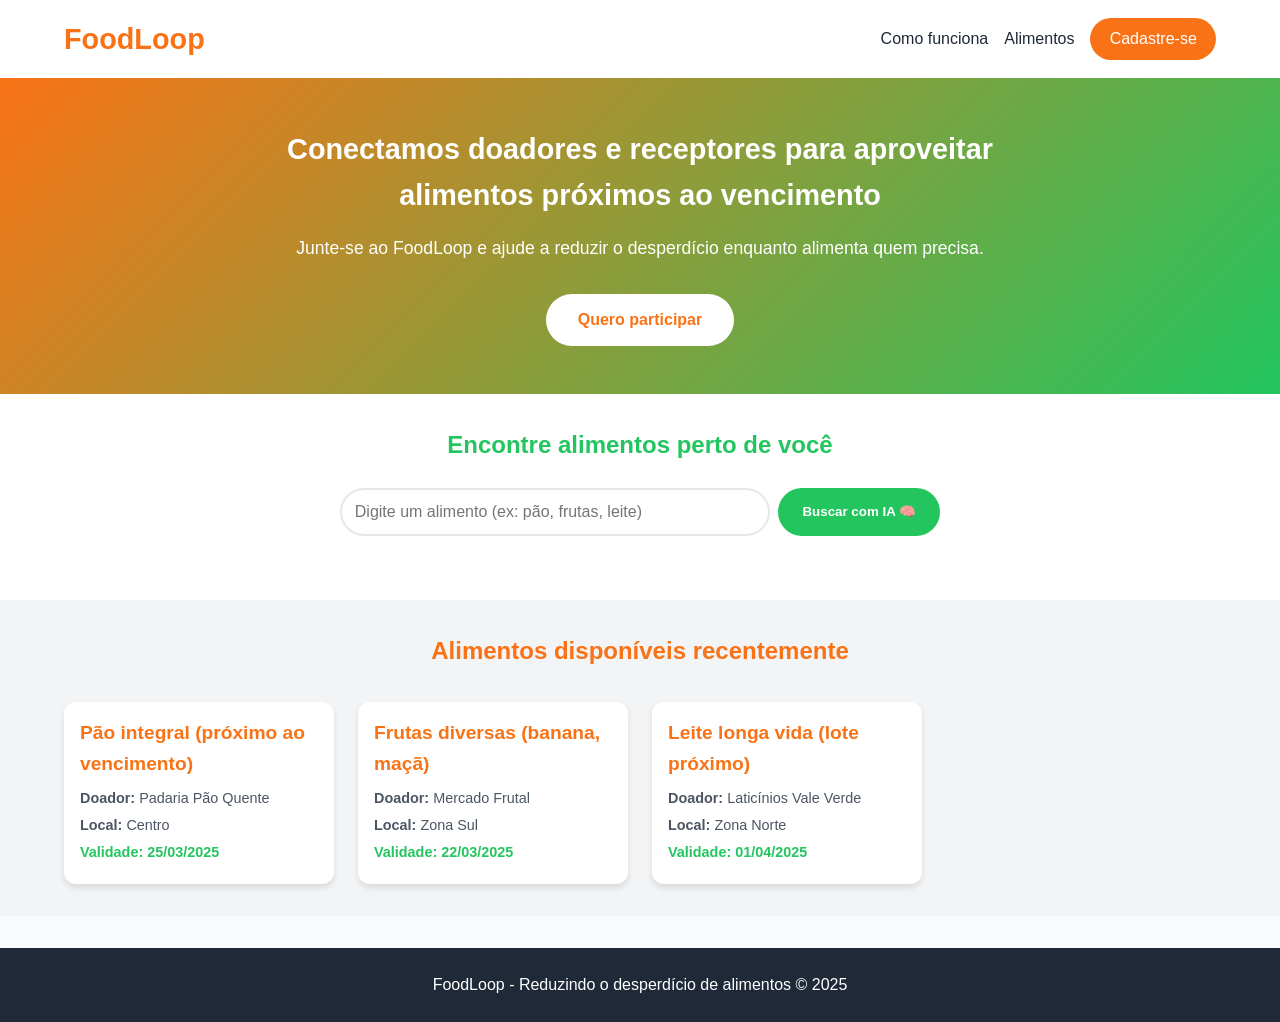
<file: index.html>
<!DOCTYPE html>
<html lang="pt-BR">
<head>
    <meta charset="UTF-8">
    <meta name="viewport" content="width=device-width, initial-scale=1.0, maximum-scale=1.0, user-scalable=yes">
    <title>FoodLoop - Conectando Alimentos, Evitando Desperdício</title>
    <link rel="stylesheet" href="style.css">
</head>
<body>
    <header>
        <div class="logo">FoodLoop</div>
        <nav>
            <a href="#como-funciona">Como funciona</a>
            <a href="#alimentos">Alimentos</a>
            <span id="user-area">
                <!-- Aqui será inserido o botão de cadastro ou saudação + link para cadastrar alimento (se doador) -->
            </span>
        </nav>
    </header>

    <main>
        <section class="hero">
            <h1>Conectamos doadores e receptores para aproveitar alimentos próximos ao vencimento</h1>
            <p>Junte-se ao FoodLoop e ajude a reduzir o desperdício enquanto alimenta quem precisa.</p>
            <a href="cadastro.html" class="btn-cta">Quero participar</a>
        </section>

        <section class="busca-ia">
            <h2>Encontre alimentos perto de você</h2>
            <div class="search-box">
                <input type="text" id="busca" placeholder="Digite um alimento (ex: pão, frutas, leite)" />
                <button id="btn-busca">Buscar com IA 🧠</button>
            </div>
            <div id="resultados-busca" class="resultados"></div>
        </section>

        <section id="alimentos" class="alimentos">
            <h2>Alimentos disponíveis recentemente</h2>
            <div id="lista-alimentos" class="grid-alimentos">
                <!-- Itens serão inseridos via JavaScript -->
            </div>
        </section>
    </main>

    <footer>
        <p>FoodLoop - Reduzindo o desperdício de alimentos &copy; 2025</p>
    </footer>

    <script src="script.js"></script>
    <script>
        document.addEventListener('DOMContentLoaded', function() {
            exibirSaudacao();
            carregarAlimentos();
        });
    </script>
</body>
</html>
</file>
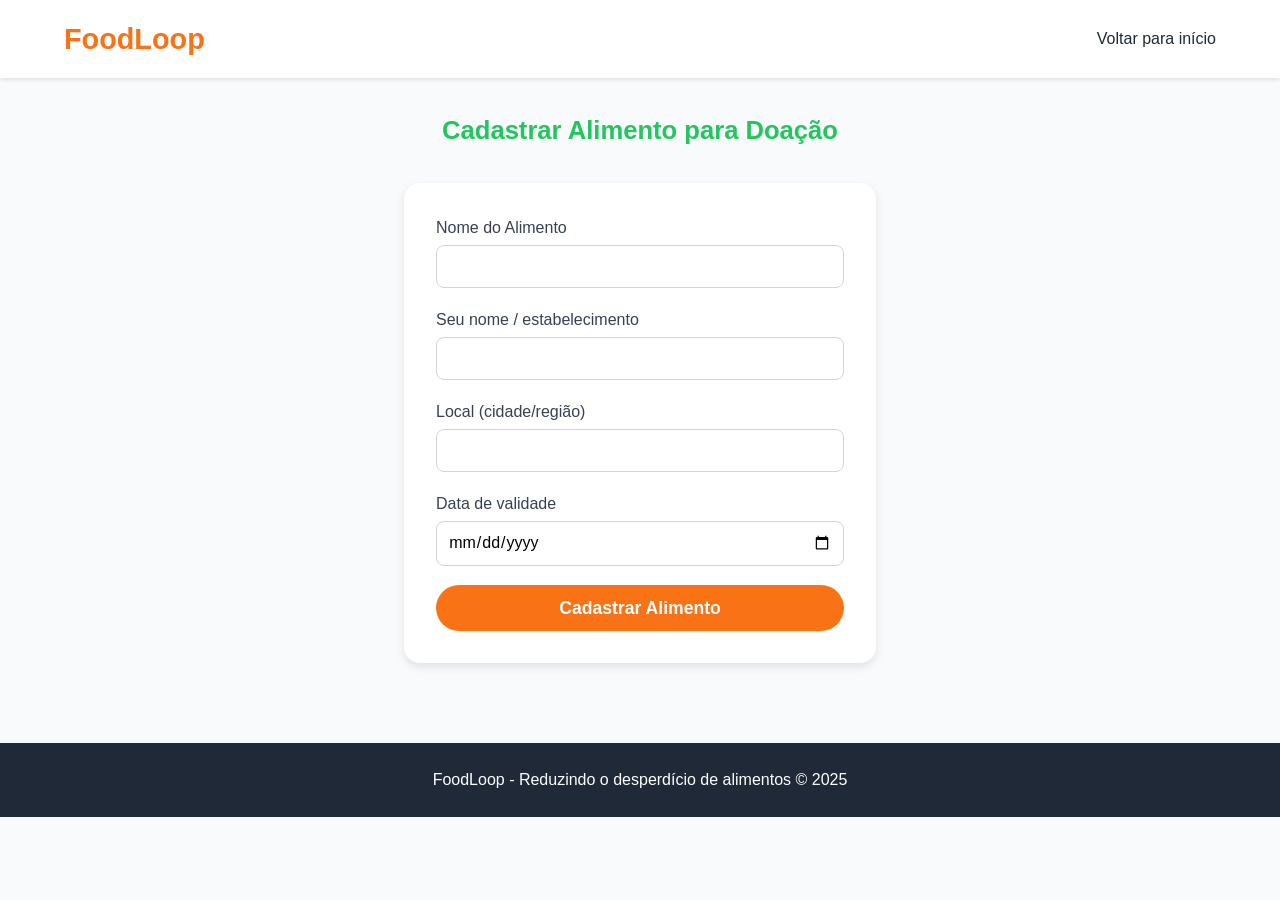
<file: cadastro-alimento.html>
<!DOCTYPE html>
<html lang="pt-BR">
<head>
    <meta charset="UTF-8">
    <meta name="viewport" content="width=device-width, initial-scale=1.0, maximum-scale=1.0, user-scalable=yes">
    <title>FoodLoop - Cadastrar Alimento</title>
    <link rel="stylesheet" href="style.css">
</head>
<body>
    <header>
        <div class="logo">FoodLoop</div>
        <nav>
            <a href="index.html">Voltar para início</a>
        </nav>
    </header>

    <main>
        <section class="cadastro">
            <h2>Cadastrar Alimento para Doação</h2>
            <form id="form-alimento">
                <label for="nome-alimento">Nome do Alimento</label>
                <input type="text" id="nome-alimento" name="nome-alimento" required>

                <label for="doador-alimento">Seu nome / estabelecimento</label>
                <input type="text" id="doador-alimento" name="doador-alimento" required>

                <label for="local-alimento">Local (cidade/região)</label>
                <input type="text" id="local-alimento" name="local-alimento" required>

                <label for="validade-alimento">Data de validade</label>
                <input type="date" id="validade-alimento" name="validade-alimento" required>

                <button type="submit">Cadastrar Alimento</button>
            </form>
            <div id="mensagem-alimento"></div>
        </section>
    </main>

    <footer>
        <p>FoodLoop - Reduzindo o desperdício de alimentos &copy; 2025</p>
    </footer>

    <script src="script.js"></script>
    <script>
        document.getElementById('form-alimento').addEventListener('submit', function(e) {
            e.preventDefault();

            const nome = document.getElementById('nome-alimento').value;
            const doador = document.getElementById('doador-alimento').value;
            const local = document.getElementById('local-alimento').value;
            const validade = document.getElementById('validade-alimento').value;

            const novoAlimento = {
                id: Date.now(),
                nome: nome,
                doador: doador,
                local: local,
                validade: validade,
                // imagem removida, mas podemos deixar uma string vazia ou não usar
                imagem: ''
            };

            let alimentosCadastrados = JSON.parse(localStorage.getItem('foodloop_alimentos')) || [];
            alimentosCadastrados.push(novoAlimento);
            localStorage.setItem('foodloop_alimentos', JSON.stringify(alimentosCadastrados));

            window.location.href = 'index.html';
        });
    </script>
</body>
</html>
</file>
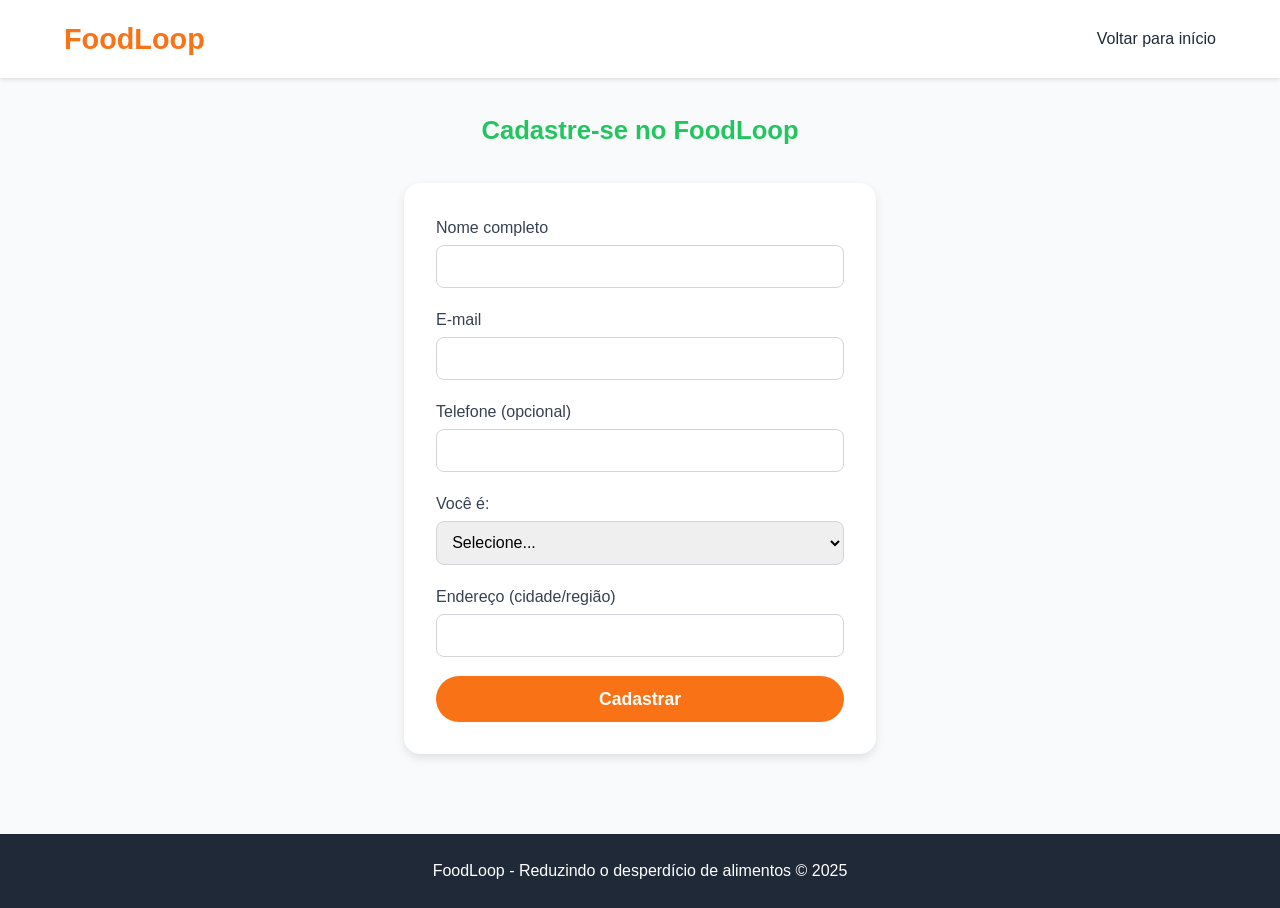
<file: cadastro.html>
<!DOCTYPE html>
<html lang="pt-BR">
<head>
    <meta charset="UTF-8">
    <meta name="viewport" content="width=device-width, initial-scale=1.0, maximum-scale=1.0, user-scalable=yes">
    <title>FoodLoop - Cadastro</title>
    <link rel="stylesheet" href="style.css">
</head>
<body>
    <header>
        <div class="logo">FoodLoop</div>
        <nav>
            <a href="index.html">Voltar para início</a>
        </nav>
    </header>

    <main>
        <section class="cadastro">
            <h2>Cadastre-se no FoodLoop</h2>
            <form id="form-cadastro">
                <label for="nome">Nome completo</label>
                <input type="text" id="nome" name="nome" required>

                <label for="email">E-mail</label>
                <input type="email" id="email" name="email" required>

                <label for="telefone">Telefone (opcional)</label>
                <input type="tel" id="telefone" name="telefone">

                <label for="tipo">Você é:</label>
                <select id="tipo" name="tipo" required>
                    <option value="">Selecione...</option>
                    <option value="doador">Doador (mercado, padaria, restaurante, produtor)</option>
                    <option value="receptor">Receptor (pessoa física que deseja receber alimentos)</option>
                </select>

                <label for="endereco">Endereço (cidade/região)</label>
                <input type="text" id="endereco" name="endereco" required>

                <button type="submit">Cadastrar</button>
            </form>
            <div id="mensagem-cadastro"></div>
        </section>
    </main>

    <footer>
        <p>FoodLoop - Reduzindo o desperdício de alimentos &copy; 2025</p>
    </footer>

    <script src="script.js"></script>
    <script>
        document.getElementById('form-cadastro').addEventListener('submit', function(e) {
            e.preventDefault();
            const nome = document.getElementById('nome').value;
            const tipo = document.getElementById('tipo').value;
            localStorage.setItem('foodloop_user', nome);
            localStorage.setItem('foodloop_user_tipo', tipo);
            window.location.href = 'index.html';
        });
    </script>
</body>
</html>
</file>
<file: style.css>
/* style.css - Versão Responsiva para Mobile (sem imagens) */
* {
    margin: 0;
    padding: 0;
    box-sizing: border-box;
    font-family: 'Segoe UI', Tahoma, Geneva, Verdana, sans-serif;
}

body {
    background-color: #f9fafb;
    color: #1f2937;
    line-height: 1.6;
}

/* Header */
header {
    background-color: white;
    box-shadow: 0 2px 4px rgba(0,0,0,0.1);
    padding: 1rem 5%;
    display: flex;
    justify-content: space-between;
    align-items: center;
    flex-wrap: wrap;
}

.logo {
    font-size: 1.8rem;
    font-weight: 700;
    color: #F97316; /* laranja */
}

nav {
    display: flex;
    align-items: center;
    gap: 1rem;
    flex-wrap: wrap;
}

nav a {
    text-decoration: none;
    color: #1f2937;
    font-weight: 500;
    transition: color 0.3s;
    white-space: nowrap;
}

nav a:hover {
    color: #F97316;
}

.btn-cadastro {
    background-color: #F97316;
    color: white !important;
    padding: 0.5rem 1.2rem;
    border-radius: 30px;
    transition: background-color 0.3s;
}

.btn-cadastro:hover {
    background-color: #e07b0a;
}

#user-area {
    display: flex;
    align-items: center;
    gap: 0.8rem;
    flex-wrap: wrap;
    justify-content: flex-end;
}

.saudacao {
    color: #22C55E;
    font-weight: 600;
    font-size: 1rem;
    white-space: nowrap;
}

.link-doador {
    background-color: #22C55E;
    color: white !important;
    padding: 0.5rem 1.2rem;
    border-radius: 30px;
    transition: background-color 0.3s;
    white-space: nowrap;
}

.link-doador:hover {
    background-color: #16a34a;
}

/* Hero */
.hero {
    background: linear-gradient(135deg, #F97316 0%, #22C55E 100%);
    color: white;
    text-align: center;
    padding: 3rem 1rem;
}

.hero h1 {
    font-size: 1.8rem;
    max-width: 800px;
    margin: 0 auto 1rem;
}

.hero p {
    font-size: 1.1rem;
    margin-bottom: 2rem;
}

.btn-cta {
    background-color: white;
    color: #F97316;
    padding: 0.8rem 2rem;
    border-radius: 40px;
    text-decoration: none;
    font-weight: 600;
    display: inline-block;
    transition: transform 0.3s;
}

.btn-cta:hover {
    transform: scale(1.05);
}

/* Busca */
.busca-ia {
    background-color: white;
    padding: 2rem 5%;
    text-align: center;
}

.busca-ia h2 {
    color: #22C55E;
    margin-bottom: 1.5rem;
    font-size: 1.5rem;
}

.search-box {
    display: flex;
    max-width: 600px;
    margin: 0 auto;
    gap: 0.5rem;
    flex-direction: row;
}

#busca {
    flex: 1;
    padding: 0.8rem;
    border: 2px solid #e5e7eb;
    border-radius: 30px;
    font-size: 1rem;
    outline: none;
}

#busca:focus {
    border-color: #F97316;
}

#btn-busca {
    background-color: #22C55E;
    color: white;
    border: none;
    padding: 0 1.5rem;
    border-radius: 30px;
    font-weight: 600;
    cursor: pointer;
    transition: background-color 0.3s;
    white-space: nowrap;
}

#btn-busca:hover {
    background-color: #16a34a;
}

.resultados {
    margin-top: 2rem;
    text-align: left;
    max-width: 800px;
    margin-left: auto;
    margin-right: auto;
}

/* Alimentos */
.alimentos {
    padding: 2rem 5%;
    background-color: #f3f4f6;
}

.alimentos h2 {
    text-align: center;
    color: #F97316;
    margin-bottom: 2rem;
    font-size: 1.5rem;
}

.grid-alimentos {
    display: grid;
    grid-template-columns: repeat(auto-fill, minmax(240px, 1fr));
    gap: 1.5rem;
}

.card-alimento {
    background: white;
    border-radius: 12px;
    overflow: hidden;
    box-shadow: 0 4px 6px rgba(0,0,0,0.1);
    transition: transform 0.3s;
}

.card-alimento:hover {
    transform: translateY(-5px);
}

/* Removido o estilo de imagem */
.card-alimento .info {
    padding: 1rem;
}

.card-alimento h3 {
    color: #F97316;
    margin-bottom: 0.5rem;
    font-size: 1.2rem;
}

.card-alimento p {
    color: #4b5563;
    font-size: 0.9rem;
    margin-bottom: 0.25rem;
}

.card-alimento .validade {
    color: #22C55E;
    font-weight: 600;
}

/* Formulários de cadastro (páginas) */
.cadastro {
    padding: 2rem 5%;
    max-width: 600px;
    margin: 0 auto;
}

.cadastro h2 {
    color: #22C55E;
    text-align: center;
    margin-bottom: 2rem;
    font-size: 1.6rem;
}

#form-cadastro,
#form-alimento {
    background: white;
    padding: 2rem;
    border-radius: 16px;
    box-shadow: 0 4px 10px rgba(0,0,0,0.1);
}

#form-cadastro label,
#form-alimento label {
    display: block;
    margin-bottom: 0.3rem;
    font-weight: 500;
    color: #374151;
}

#form-cadastro input,
#form-cadastro select,
#form-alimento input {
    width: 100%;
    padding: 0.7rem;
    margin-bottom: 1.2rem;
    border: 1px solid #d1d5db;
    border-radius: 8px;
    font-size: 1rem;
}

#form-cadastro input:focus,
#form-cadastro select:focus,
#form-alimento input:focus {
    outline: 2px solid #F97316;
    border-color: transparent;
}

#form-cadastro button,
#form-alimento button {
    background-color: #F97316;
    color: white;
    border: none;
    padding: 0.8rem 1.5rem;
    border-radius: 30px;
    font-size: 1.1rem;
    font-weight: 600;
    cursor: pointer;
    width: 100%;
    transition: background-color 0.3s;
}

#form-cadastro button:hover,
#form-alimento button:hover {
    background-color: #e07b0a;
}

#mensagem-cadastro,
#mensagem-alimento {
    margin-top: 1rem;
    text-align: center;
    font-weight: 500;
}

footer {
    background-color: #1f2937;
    color: white;
    text-align: center;
    padding: 1.5rem;
    margin-top: 2rem;
}

/* ========== RESPONSIVIDADE PARA CELULARES ========== */
@media (max-width: 600px) {
    header {
        flex-direction: column;
        align-items: flex-start;
        gap: 0.5rem;
    }

    nav {
        width: 100%;
        justify-content: space-between;
        flex-wrap: wrap;
    }

    #user-area {
        width: 100%;
        justify-content: flex-start;
        margin-top: 0.5rem;
    }

    .hero h1 {
        font-size: 1.5rem;
    }

    .hero p {
        font-size: 1rem;
    }

    .search-box {
        flex-direction: column;
    }

    #btn-busca {
        padding: 0.8rem;
    }

    .grid-alimentos {
        grid-template-columns: 1fr; /* Um card por linha */
    }

    .cadastro {
        padding: 2rem 4%;
    }

    .cadastro h2 {
        font-size: 1.4rem;
    }

    #form-cadastro,
    #form-alimento {
        padding: 1.5rem;
    }
}

/* Ajustes para telas muito pequenas (menos de 400px) */
@media (max-width: 400px) {
    .logo {
        font-size: 1.5rem;
    }

    nav a {
        font-size: 0.9rem;
    }

    .btn-cadastro,
    .link-doador {
        padding: 0.4rem 1rem;
        font-size: 0.9rem;
    }

    .saudacao {
        font-size: 0.9rem;
    }
}
</file>
